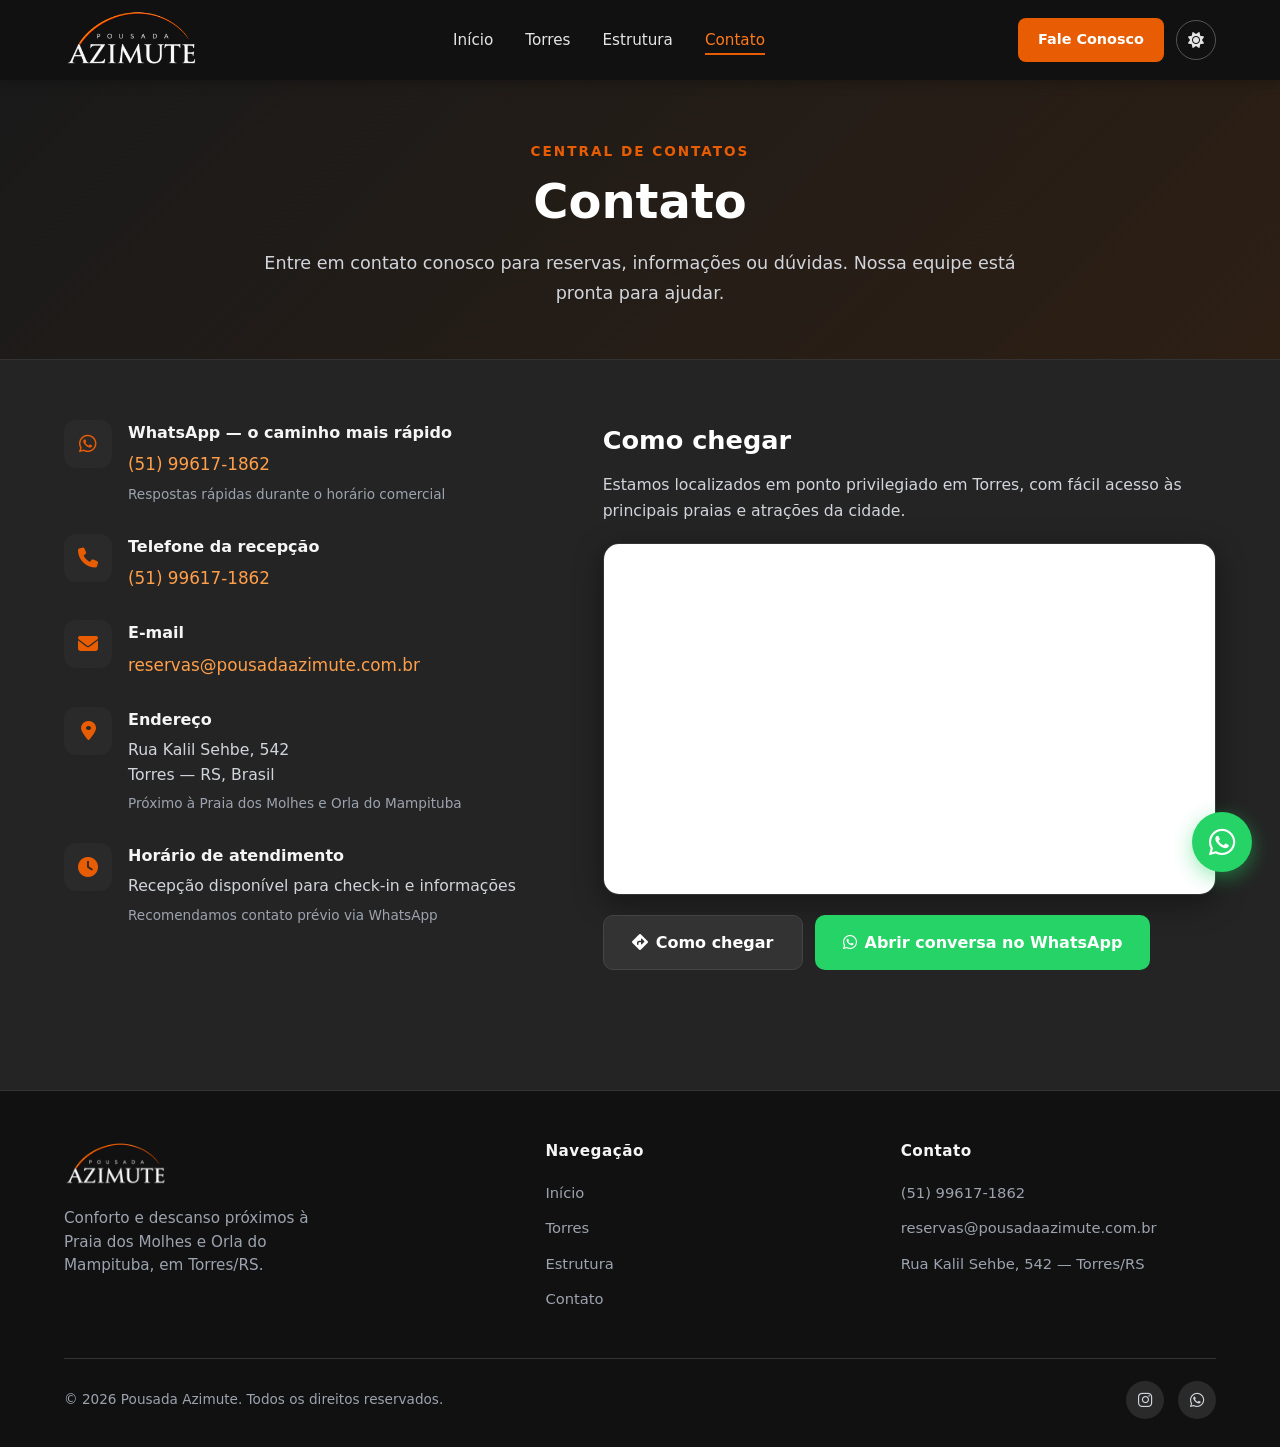
<file: contato.html>
<!DOCTYPE html>
<html lang="pt-br">
<head>
  <meta charset="UTF-8">
  <meta name="viewport" content="width=device-width, initial-scale=1.0">
  <title>Contato e Como Chegar | Pousada Azimute em Torres/RS</title>
  <meta name="description" content="Fale com a Pousada Azimute pelo WhatsApp (51) 99617-1862 ou por e-mail. Rua Kalil Sehbe, 542, Torres/RS, perto da Praia dos Molhes.">
  <meta name="robots" content="index, follow, max-image-preview:large">
  <meta name="theme-color" content="#111111">
  <link rel="canonical" href="https://pousadaazimute.com.br/contato.html">

  <!-- Open Graph e cartões de redes sociais -->
  <meta property="og:type" content="website">
  <meta property="og:site_name" content="Pousada Azimute">
  <meta property="og:locale" content="pt_BR">
  <meta property="og:title" content="Contato e Como Chegar | Pousada Azimute em Torres/RS">
  <meta property="og:description" content="Fale com a Pousada Azimute pelo WhatsApp (51) 99617-1862 ou por e-mail. Rua Kalil Sehbe, 542, Torres/RS, perto da Praia dos Molhes.">
  <meta property="og:url" content="https://pousadaazimute.com.br/contato.html">
  <meta property="og:image" content="https://pousadaazimute.com.br/og-pousada-azimute.jpg">
  <meta property="og:image:type" content="image/jpeg">
  <meta property="og:image:width" content="1200">
  <meta property="og:image:height" content="630">
  <meta property="og:image:alt" content="Logo da Pousada Azimute, em Torres/RS">
  <meta name="twitter:card" content="summary_large_image">
  <meta name="twitter:title" content="Contato e Como Chegar | Pousada Azimute em Torres/RS">
  <meta name="twitter:description" content="Fale com a Pousada Azimute pelo WhatsApp (51) 99617-1862 ou por e-mail. Rua Kalil Sehbe, 542, Torres/RS, perto da Praia dos Molhes.">
  <meta name="twitter:image" content="https://pousadaazimute.com.br/og-pousada-azimute.jpg">

  <link rel="icon" href="favicon.ico" sizes="any">
  <link rel="icon" type="image/png" sizes="32x32" href="favicon-32.png">
  <link rel="icon" type="image/png" sizes="192x192" href="favicon-192.png">
  <link rel="apple-touch-icon" href="apple-touch-icon.png">

  <script src="theme.js"></script>
  <link rel="preconnect" href="https://cdnjs.cloudflare.com" crossorigin>
  <link rel="stylesheet" href="style.css">
  <link rel="stylesheet" href="https://cdnjs.cloudflare.com/ajax/libs/font-awesome/6.5.1/css/all.min.css">

  <script type="application/ld+json">
  {
    "@context": "https://schema.org",
    "@graph": [
      {
        "@type": "ContactPage",
        "@id": "https://pousadaazimute.com.br/contato.html#pagina",
        "url": "https://pousadaazimute.com.br/contato.html",
        "name": "Contato",
        "inLanguage": "pt-BR",
        "isPartOf": {
          "@id": "https://pousadaazimute.com.br/#website"
        },
        "mainEntity": {
          "@id": "https://pousadaazimute.com.br/#pousada"
        }
      },
      {
        "@type": "LodgingBusiness",
        "@id": "https://pousadaazimute.com.br/#pousada",
        "name": "Pousada Azimute",
        "description": "Pousada em Torres/RS próxima à Praia dos Molhes e à Orla do Mampituba, com quartos para casais, famílias e grupos.",
        "url": "https://pousadaazimute.com.br/",
        "logo": "https://pousadaazimute.com.br/logo.png",
        "image": [
          "https://pousadaazimute.com.br/og-pousada-azimute.jpg"
        ],
        "telephone": "+55 51 99617-1862",
        "email": "reservas@pousadaazimute.com.br",
        "address": {
          "@type": "PostalAddress",
          "streetAddress": "Rua Kalil Sehbe, 542",
          "addressLocality": "Torres",
          "addressRegion": "RS",
          "addressCountry": "BR"
        },
        "hasMap": "https://www.google.com/maps/search/?api=1&query=Rua+Kalil+Sehbe+542+Torres+RS",
        "sameAs": [
          "https://www.instagram.com/pousadaazimute/"
        ],
        "amenityFeature": [
          {
            "@type": "LocationFeatureSpecification",
            "name": "Wi-Fi gratuito",
            "value": true
          },
          {
            "@type": "LocationFeatureSpecification",
            "name": "Estacionamento",
            "value": true
          },
          {
            "@type": "LocationFeatureSpecification",
            "name": "Café da manhã",
            "value": true
          },
          {
            "@type": "LocationFeatureSpecification",
            "name": "Ar-condicionado",
            "value": true
          },
          {
            "@type": "LocationFeatureSpecification",
            "name": "Área de lazer",
            "value": true
          },
          {
            "@type": "LocationFeatureSpecification",
            "name": "Espaço fitness",
            "value": true
          }
        ],
        "containsPlace": [
          {
            "@type": "HotelRoom",
            "name": "Quarto Standard",
            "url": "https://pousadaazimute.com.br/quarto-standard.html"
          },
          {
            "@type": "HotelRoom",
            "name": "Quarto Triplo Simples",
            "url": "https://pousadaazimute.com.br/quarto-triplo-simples.html"
          },
          {
            "@type": "HotelRoom",
            "name": "Quarto Casal Superior",
            "url": "https://pousadaazimute.com.br/quarto-casal-superior.html"
          },
          {
            "@type": "HotelRoom",
            "name": "Quarto Superior Luxo",
            "url": "https://pousadaazimute.com.br/quarto-superior-luxo.html"
          },
          {
            "@type": "HotelRoom",
            "name": "Quarto Triplo Luxo",
            "url": "https://pousadaazimute.com.br/quarto-triplo-luxo.html"
          },
          {
            "@type": "HotelRoom",
            "name": "Quarto Família Luxo",
            "url": "https://pousadaazimute.com.br/quarto-familia-luxo.html"
          }
        ]
      },
      {
        "@type": "BreadcrumbList",
        "itemListElement": [
          {
            "@type": "ListItem",
            "position": 1,
            "name": "Início",
            "item": "https://pousadaazimute.com.br/"
          },
          {
            "@type": "ListItem",
            "position": 2,
            "name": "Contato",
            "item": "https://pousadaazimute.com.br/contato.html"
          }
        ]
      }
    ]
  }
  </script>
</head>
<body>
  <a class="skip-link" href="#main">Pular para o conteúdo</a>

  <header class="site-header">
    <nav class="navbar" aria-label="Navegação principal">
      <a href="index.html" aria-label="Página inicial da Pousada Azimute">
        <img class="logo-img logo-dark" src="logo.png" alt="Pousada Azimute" width="960" height="480" fetchpriority="high">
        <img class="logo-img logo-light" src="logo-claro.png" alt="Pousada Azimute" width="960" height="480" loading="lazy">
      </a>

      <ul class="nav-links" id="navLinks">
        <li><a href="index.html">Início</a></li>
        <li><a href="Torres.html">Torres</a></li>
        <li><a href="estrutura.html">Estrutura</a></li>
        <li><a href="contato.html" class="active" aria-current="page">Contato</a></li>
      </ul>

      <div class="nav-actions">
        <a class="btn-cta" href="contato.html">Fale Conosco</a>

        <button class="theme-toggle" type="button" data-theme-toggle
          aria-label="Ativar tema claro" title="Ativar tema claro">
          <i class="fa-solid fa-sun" aria-hidden="true"></i>
        </button>

        <button class="menu-toggle" id="menuToggle" type="button"
          aria-label="Abrir menu" aria-expanded="false" aria-controls="navLinks">
          <span></span>
          <span></span>
          <span></span>
        </button>
      </div>
    </nav>
  </header>

  <main id="main">
    <section class="page-hero">
      <div class="container">
        <p class="eyebrow">Central de Contatos</p>
        <h1>Contato</h1>
        <p>
          Entre em contato conosco para reservas, informações ou dúvidas.
          Nossa equipe está pronta para ajudar.
        </p>
      </div>
    </section>

    <section class="contact-section">
      <div class="container">
        <div class="contact-container">
          <div class="contact-info">
            <div class="info-item">
              <div class="info-icon" aria-hidden="true">
                <i class="fab fa-whatsapp"></i>
              </div>
              <div class="info-text">
                <h4>WhatsApp — o caminho mais rápido</h4>
                <a href="https://wa.me/5551996171862" target="_blank" rel="noopener noreferrer">(51) 99617-1862</a>
                <small>Respostas rápidas durante o horário comercial</small>
              </div>
            </div>

            <div class="info-item">
              <div class="info-icon" aria-hidden="true">
                <i class="fas fa-phone"></i>
              </div>
              <div class="info-text">
                <h4>Telefone da recepção</h4>
                <a href="tel:+5551996171862">(51) 99617-1862</a>
              </div>
            </div>

            <div class="info-item">
              <div class="info-icon" aria-hidden="true">
                <i class="fas fa-envelope"></i>
              </div>
              <div class="info-text">
                <h4>E-mail</h4>
                <a href="mailto:reservas@pousadaazimute.com.br">reservas@pousadaazimute.com.br</a>
              </div>
            </div>

            <div class="info-item">
              <div class="info-icon" aria-hidden="true">
                <i class="fas fa-map-marker-alt"></i>
              </div>
              <div class="info-text">
                <h4>Endereço</h4>
                <p>Rua Kalil Sehbe, 542<br>Torres — RS, Brasil</p>
                <small>Próximo à Praia dos Molhes e Orla do Mampituba</small>
              </div>
            </div>

            <div class="info-item">
              <div class="info-icon" aria-hidden="true">
                <i class="fas fa-clock"></i>
              </div>
              <div class="info-text">
                <h4>Horário de atendimento</h4>
                <p>Recepção disponível para check-in e informações</p>
                <small>Recomendamos contato prévio via WhatsApp</small>
              </div>
            </div>
          </div>

          <div class="contact-map-area">
            <h3>Como chegar</h3>
            <p class="map-desc">
              Estamos localizados em ponto privilegiado em Torres, com fácil acesso
              às principais praias e atrações da cidade.
            </p>

            <div class="map-wrapper">
              <iframe
                title="Mapa: localização da Pousada Azimute na Rua Kalil Sehbe, 542, Torres/RS"
                src="https://maps.google.com/maps?q=Rua+Kalil+Sehbe+542+Torres+RS&output=embed"
                allowfullscreen=""
                loading="lazy"
                referrerpolicy="no-referrer-when-downgrade">
              </iframe>
              <p class="sr-only">
                Endereço: Rua Kalil Sehbe, 542, Torres — RS. Use o botão &quot;Como chegar&quot; para abrir o mapa no Google Maps.
              </p>
            </div>

            <div class="map-actions">
              <a href="https://www.google.com/maps/search/?api=1&query=Rua+Kalil+Sehbe+542+Torres+RS"
                 target="_blank"
                 rel="noopener noreferrer"
                 class="btn-map">
                <i class="fas fa-directions" aria-hidden="true"></i>
                Como chegar
              </a>
              <a href="https://wa.me/5551996171862?text=Ol%C3%A1%21%20Gostaria%20de%20informa%C3%A7%C3%B5es%20sobre%20a%20Pousada%20Azimute."
                 target="_blank"
                 rel="noopener noreferrer"
                 class="btn-whatsapp-inline">
                <i class="fab fa-whatsapp" aria-hidden="true"></i>
                Abrir conversa no WhatsApp
              </a>
            </div>
          </div>
        </div>
      </div>
    </section>
  </main>

  <footer class="site-footer">
    <div class="container">
      <div class="footer-inner">
        <div class="footer-brand">
          <img class="logo-img logo-dark" src="logo.png" alt="Pousada Azimute" width="960" height="480">
          <img class="logo-img logo-light" src="logo-claro.png" alt="Pousada Azimute" width="960" height="480" loading="lazy">
          <p>Conforto e descanso próximos à Praia dos Molhes e Orla do Mampituba, em Torres/RS.</p>
        </div>
        <div class="footer-col">
          <h4>Navegação</h4>
          <ul>
            <li><a href="index.html">Início</a></li>
            <li><a href="Torres.html">Torres</a></li>
            <li><a href="estrutura.html">Estrutura</a></li>
            <li><a href="contato.html">Contato</a></li>
          </ul>
        </div>
        <div class="footer-col">
          <h4>Contato</h4>
          <ul>
            <li><a href="https://wa.me/5551996171862" target="_blank" rel="noopener noreferrer">(51) 99617-1862</a></li>
            <li><a href="mailto:reservas@pousadaazimute.com.br">reservas@pousadaazimute.com.br</a></li>
            <li><a href="contato.html">Rua Kalil Sehbe, 542 — Torres/RS</a></li>
          </ul>
        </div>
      </div>
      <div class="footer-bottom">
        <p>© <span id="currentYear"></span> Pousada Azimute. Todos os direitos reservados.</p>
        <div class="footer-social">
          <a href="https://www.instagram.com/pousadaazimute/" target="_blank" rel="noopener noreferrer" aria-label="Instagram da Pousada Azimute">
            <i class="fab fa-instagram" aria-hidden="true"></i>
          </a>
          <a href="https://wa.me/5551996171862" target="_blank" rel="noopener noreferrer" aria-label="WhatsApp da Pousada Azimute">
            <i class="fab fa-whatsapp" aria-hidden="true"></i>
          </a>
        </div>
      </div>
    </div>
  </footer>

  <a class="whatsapp-float"
     href="https://wa.me/5551996171862?text=Ol%C3%A1%21%20Gostaria%20de%20informa%C3%A7%C3%B5es%20sobre%20a%20Pousada%20Azimute."
     target="_blank"
     rel="noopener noreferrer"
     aria-label="Fale conosco pelo WhatsApp">
    <i class="fab fa-whatsapp" aria-hidden="true"></i>
    <span class="whatsapp-tooltip">Fale com a recepção</span>
  </a>

  <script src="script.js" defer></script>
  <script src="analytics.js" defer></script>
</body>
</html>
</file>
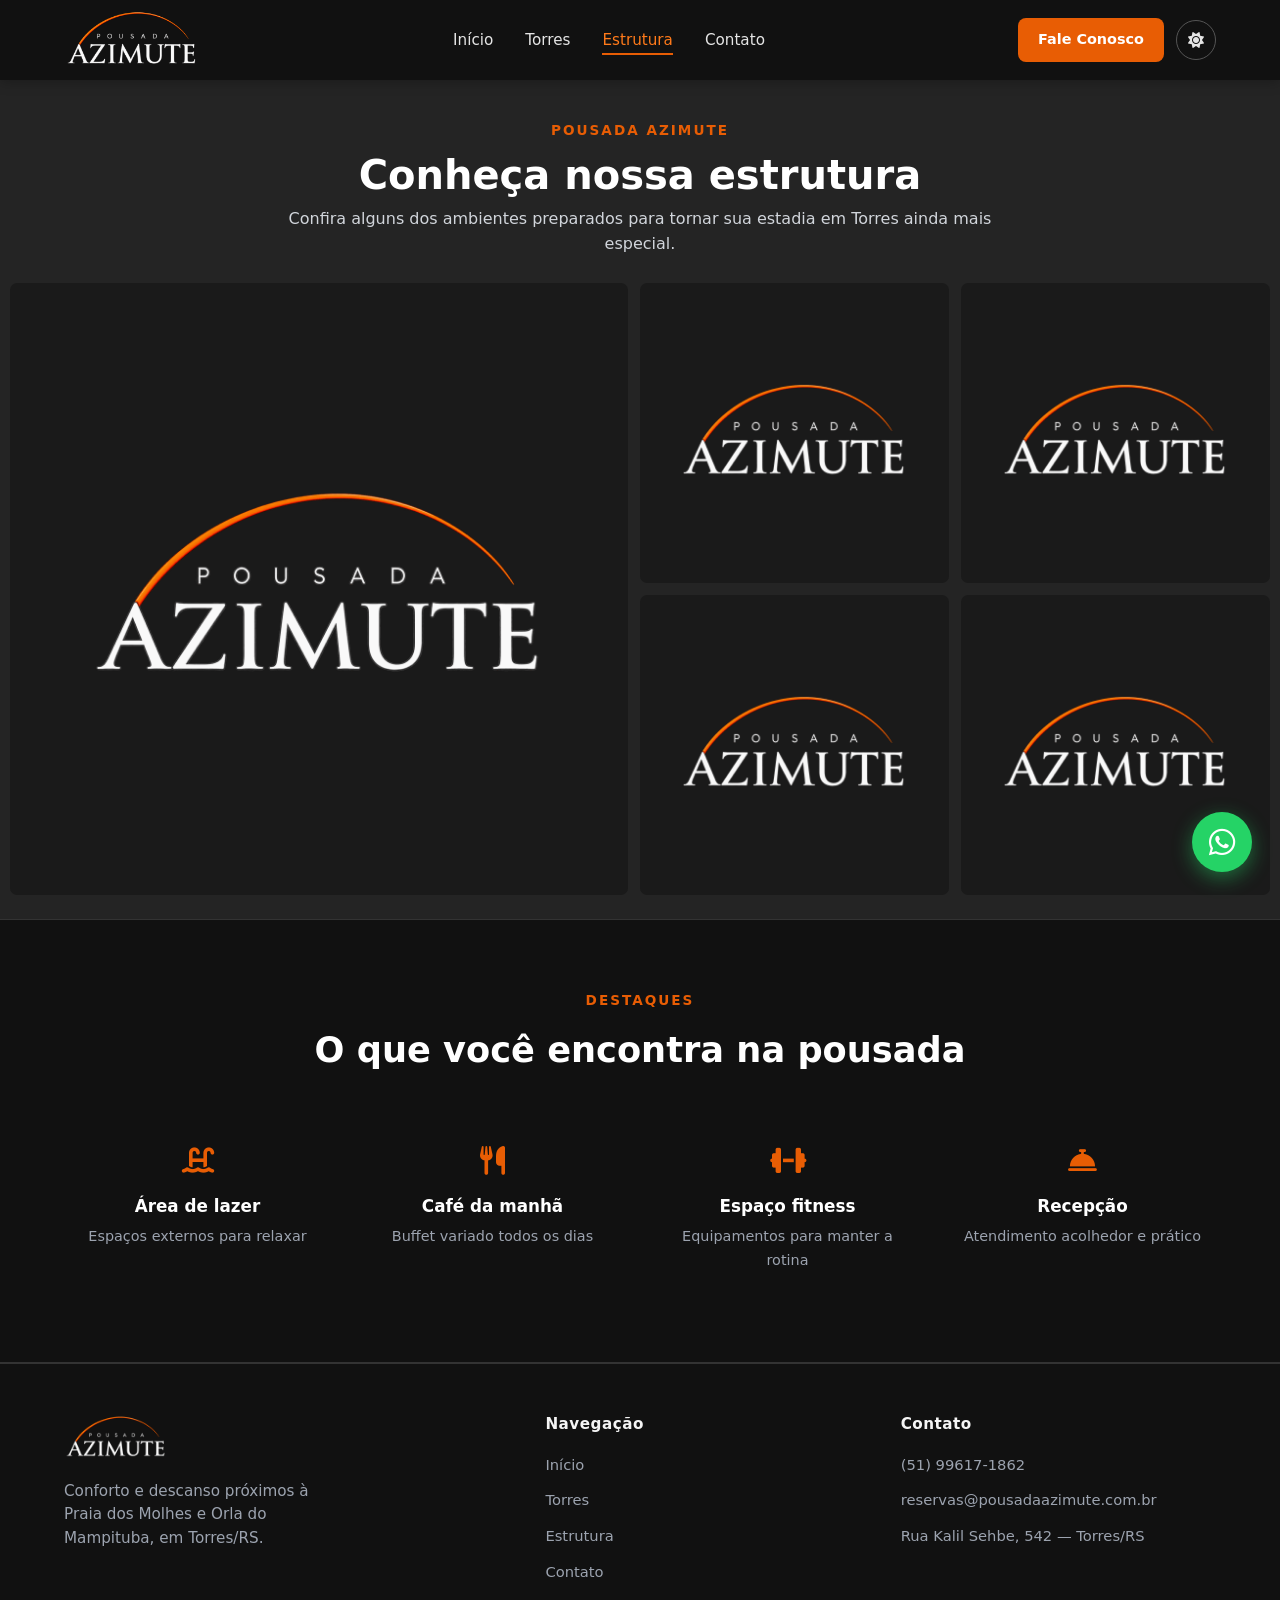
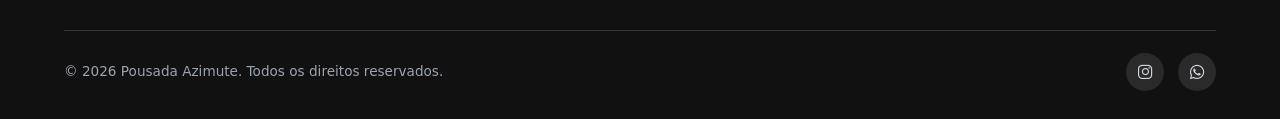
<file: estrutura.html>
<!DOCTYPE html>
<html lang="pt-br">
<head>
  <meta charset="UTF-8">
  <meta name="viewport" content="width=device-width, initial-scale=1.0">
  <title>Estrutura e Galeria de Fotos | Pousada Azimute</title>
  <meta name="description" content="Conheça a estrutura da Pousada Azimute em Torres/RS: recepção, café da manhã, área de lazer, espaço fitness e acomodações para a sua estadia.">
  <meta name="robots" content="index, follow, max-image-preview:large">
  <meta name="theme-color" content="#111111">
  <link rel="canonical" href="https://pousadaazimute.com.br/estrutura.html">

  <!-- Open Graph e cartões de redes sociais -->
  <meta property="og:type" content="website">
  <meta property="og:site_name" content="Pousada Azimute">
  <meta property="og:locale" content="pt_BR">
  <meta property="og:title" content="Estrutura e Galeria de Fotos | Pousada Azimute">
  <meta property="og:description" content="Conheça a estrutura da Pousada Azimute em Torres/RS: recepção, café da manhã, área de lazer, espaço fitness e acomodações para a sua estadia.">
  <meta property="og:url" content="https://pousadaazimute.com.br/estrutura.html">
  <meta property="og:image" content="https://pousadaazimute.com.br/og-pousada-azimute.jpg">
  <meta property="og:image:type" content="image/jpeg">
  <meta property="og:image:width" content="1200">
  <meta property="og:image:height" content="630">
  <meta property="og:image:alt" content="Logo da Pousada Azimute, em Torres/RS">
  <meta name="twitter:card" content="summary_large_image">
  <meta name="twitter:title" content="Estrutura e Galeria de Fotos | Pousada Azimute">
  <meta name="twitter:description" content="Conheça a estrutura da Pousada Azimute em Torres/RS: recepção, café da manhã, área de lazer, espaço fitness e acomodações para a sua estadia.">
  <meta name="twitter:image" content="https://pousadaazimute.com.br/og-pousada-azimute.jpg">

  <link rel="icon" href="favicon.ico" sizes="any">
  <link rel="icon" type="image/png" sizes="32x32" href="favicon-32.png">
  <link rel="icon" type="image/png" sizes="192x192" href="favicon-192.png">
  <link rel="apple-touch-icon" href="apple-touch-icon.png">

  <script src="theme.js"></script>
  <link rel="preconnect" href="https://cdnjs.cloudflare.com" crossorigin>
  <link rel="stylesheet" href="style.css">
  <link rel="stylesheet" href="https://cdnjs.cloudflare.com/ajax/libs/font-awesome/6.5.1/css/all.min.css">

  <script type="application/ld+json">
  {
    "@context": "https://schema.org",
    "@graph": [
      {
        "@type": "WebPage",
        "@id": "https://pousadaazimute.com.br/estrutura.html#pagina",
        "url": "https://pousadaazimute.com.br/estrutura.html",
        "name": "Estrutura e galeria",
        "inLanguage": "pt-BR",
        "isPartOf": {
          "@id": "https://pousadaazimute.com.br/#website"
        },
        "about": {
          "@id": "https://pousadaazimute.com.br/#pousada"
        }
      },
      {
        "@type": "BreadcrumbList",
        "itemListElement": [
          {
            "@type": "ListItem",
            "position": 1,
            "name": "Início",
            "item": "https://pousadaazimute.com.br/"
          },
          {
            "@type": "ListItem",
            "position": 2,
            "name": "Estrutura",
            "item": "https://pousadaazimute.com.br/estrutura.html"
          }
        ]
      }
    ]
  }
  </script>
</head>
<body>
  <a class="skip-link" href="#main">Pular para o conteúdo</a>

  <header class="site-header">
    <nav class="navbar" aria-label="Navegação principal">
      <a href="index.html" aria-label="Página inicial da Pousada Azimute">
        <img class="logo-img logo-dark" src="logo.png" alt="Pousada Azimute" width="960" height="480" fetchpriority="high">
        <img class="logo-img logo-light" src="logo-claro.png" alt="Pousada Azimute" width="960" height="480" loading="lazy">
      </a>

      <ul class="nav-links" id="navLinks">
        <li><a href="index.html">Início</a></li>
        <li><a href="Torres.html">Torres</a></li>
        <li><a href="estrutura.html" class="active" aria-current="page">Estrutura</a></li>
        <li><a href="contato.html">Contato</a></li>
      </ul>

      <div class="nav-actions">
        <a class="btn-cta" href="contato.html">Fale Conosco</a>

        <button class="theme-toggle" type="button" data-theme-toggle
          aria-label="Ativar tema claro" title="Ativar tema claro">
          <i class="fa-solid fa-sun" aria-hidden="true"></i>
        </button>

        <button class="menu-toggle" id="menuToggle" type="button"
          aria-label="Abrir menu" aria-expanded="false" aria-controls="navLinks">
          <span></span>
          <span></span>
          <span></span>
        </button>
      </div>
    </nav>
  </header>

  <main id="main">
    <section class="gallery-section" aria-labelledby="gallery-title">
      <div class="gallery-heading">
        <span class="eyebrow">Pousada Azimute</span>
        <h1 id="gallery-title">Conheça nossa estrutura</h1>
        <p>Confira alguns dos ambientes preparados para tornar sua estadia em Torres ainda mais especial.</p>
      </div>

      <div class="photo-grid">
        <button class="photo photo-main" type="button">
          <img src="logo.png"
            alt="Área externa da pousada com piscina e espreguiçadeiras"
            fetchpriority="high">
          <span class="photo-caption">Área da piscina</span>
        </button>

        <button class="photo" type="button">
          <img src="logo.png" alt="Recepção da pousada" loading="lazy">
          <span class="photo-caption">Recepção</span>
        </button>

        <button class="photo" type="button">
          <img src="logo.png" alt="Quarto preparado para receber os hóspedes" loading="lazy">
          <span class="photo-caption">Acomodações</span>
        </button>

        <button class="photo" type="button">
          <img src="logo.png"
            alt="Mesa de café da manhã com variedade de alimentos"
            loading="lazy">
          <span class="photo-caption">Café da manhã</span>
        </button>

        <button class="photo" type="button">
          <img src="logo.png" alt="Espaço fitness com equipamentos de exercício" loading="lazy">
          <span class="photo-caption">Espaço fitness</span>
        </button>
      </div>
    </section>

    <section class="section amenities">
      <div class="container">
        <div class="section-header">
          <p class="eyebrow">Destaques</p>
          <h2>O que você encontra na pousada</h2>
        </div>
        <div class="amenities-grid">
          <div class="amenity-item">
            <i class="fas fa-swimming-pool" aria-hidden="true"></i>
            <h4>Área de lazer</h4>
            <p>Espaços externos para relaxar</p>
          </div>
          <div class="amenity-item">
            <i class="fas fa-utensils" aria-hidden="true"></i>
            <h4>Café da manhã</h4>
            <p>Buffet variado todos os dias</p>
          </div>
          <div class="amenity-item">
            <i class="fas fa-dumbbell" aria-hidden="true"></i>
            <h4>Espaço fitness</h4>
            <p>Equipamentos para manter a rotina</p>
          </div>
          <div class="amenity-item">
            <i class="fas fa-concierge-bell" aria-hidden="true"></i>
            <h4>Recepção</h4>
            <p>Atendimento acolhedor e prático</p>
          </div>
        </div>
      </div>
    </section>
  </main>

  <footer class="site-footer">
    <div class="container">
      <div class="footer-inner">
        <div class="footer-brand">
          <img class="logo-img logo-dark" src="logo.png" alt="Pousada Azimute" width="960" height="480">
          <img class="logo-img logo-light" src="logo-claro.png" alt="Pousada Azimute" width="960" height="480" loading="lazy">
          <p>Conforto e descanso próximos à Praia dos Molhes e Orla do Mampituba, em Torres/RS.</p>
        </div>
        <div class="footer-col">
          <h4>Navegação</h4>
          <ul>
            <li><a href="index.html">Início</a></li>
            <li><a href="Torres.html">Torres</a></li>
            <li><a href="estrutura.html">Estrutura</a></li>
            <li><a href="contato.html">Contato</a></li>
          </ul>
        </div>
        <div class="footer-col">
          <h4>Contato</h4>
          <ul>
            <li><a href="https://wa.me/5551996171862" target="_blank" rel="noopener noreferrer">(51) 99617-1862</a></li>
            <li><a href="mailto:reservas@pousadaazimute.com.br">reservas@pousadaazimute.com.br</a></li>
            <li><a href="contato.html">Rua Kalil Sehbe, 542 — Torres/RS</a></li>
          </ul>
        </div>
      </div>
      <div class="footer-bottom">
        <p>© <span id="currentYear"></span> Pousada Azimute. Todos os direitos reservados.</p>
        <div class="footer-social">
          <a href="https://www.instagram.com/pousadaazimute/" target="_blank" rel="noopener noreferrer" aria-label="Instagram da Pousada Azimute">
            <i class="fab fa-instagram" aria-hidden="true"></i>
          </a>
          <a href="https://wa.me/5551996171862" target="_blank" rel="noopener noreferrer" aria-label="WhatsApp da Pousada Azimute">
            <i class="fab fa-whatsapp" aria-hidden="true"></i>
          </a>
        </div>
      </div>
    </div>
  </footer>

  <a class="whatsapp-float"
    href="https://wa.me/5551996171862?text=Ol%C3%A1%21%20Gostaria%20de%20informa%C3%A7%C3%B5es%20sobre%20a%20Pousada%20Azimute."
    target="_blank" rel="noopener noreferrer"
    aria-label="Fale conosco pelo WhatsApp">
    <i class="fab fa-whatsapp" aria-hidden="true"></i>
    <span class="whatsapp-tooltip">Fale com a recepção</span>
  </a>


  <script src="script.js" defer></script>
  <script src="analytics.js" defer></script>
</body>
</html>
</file>
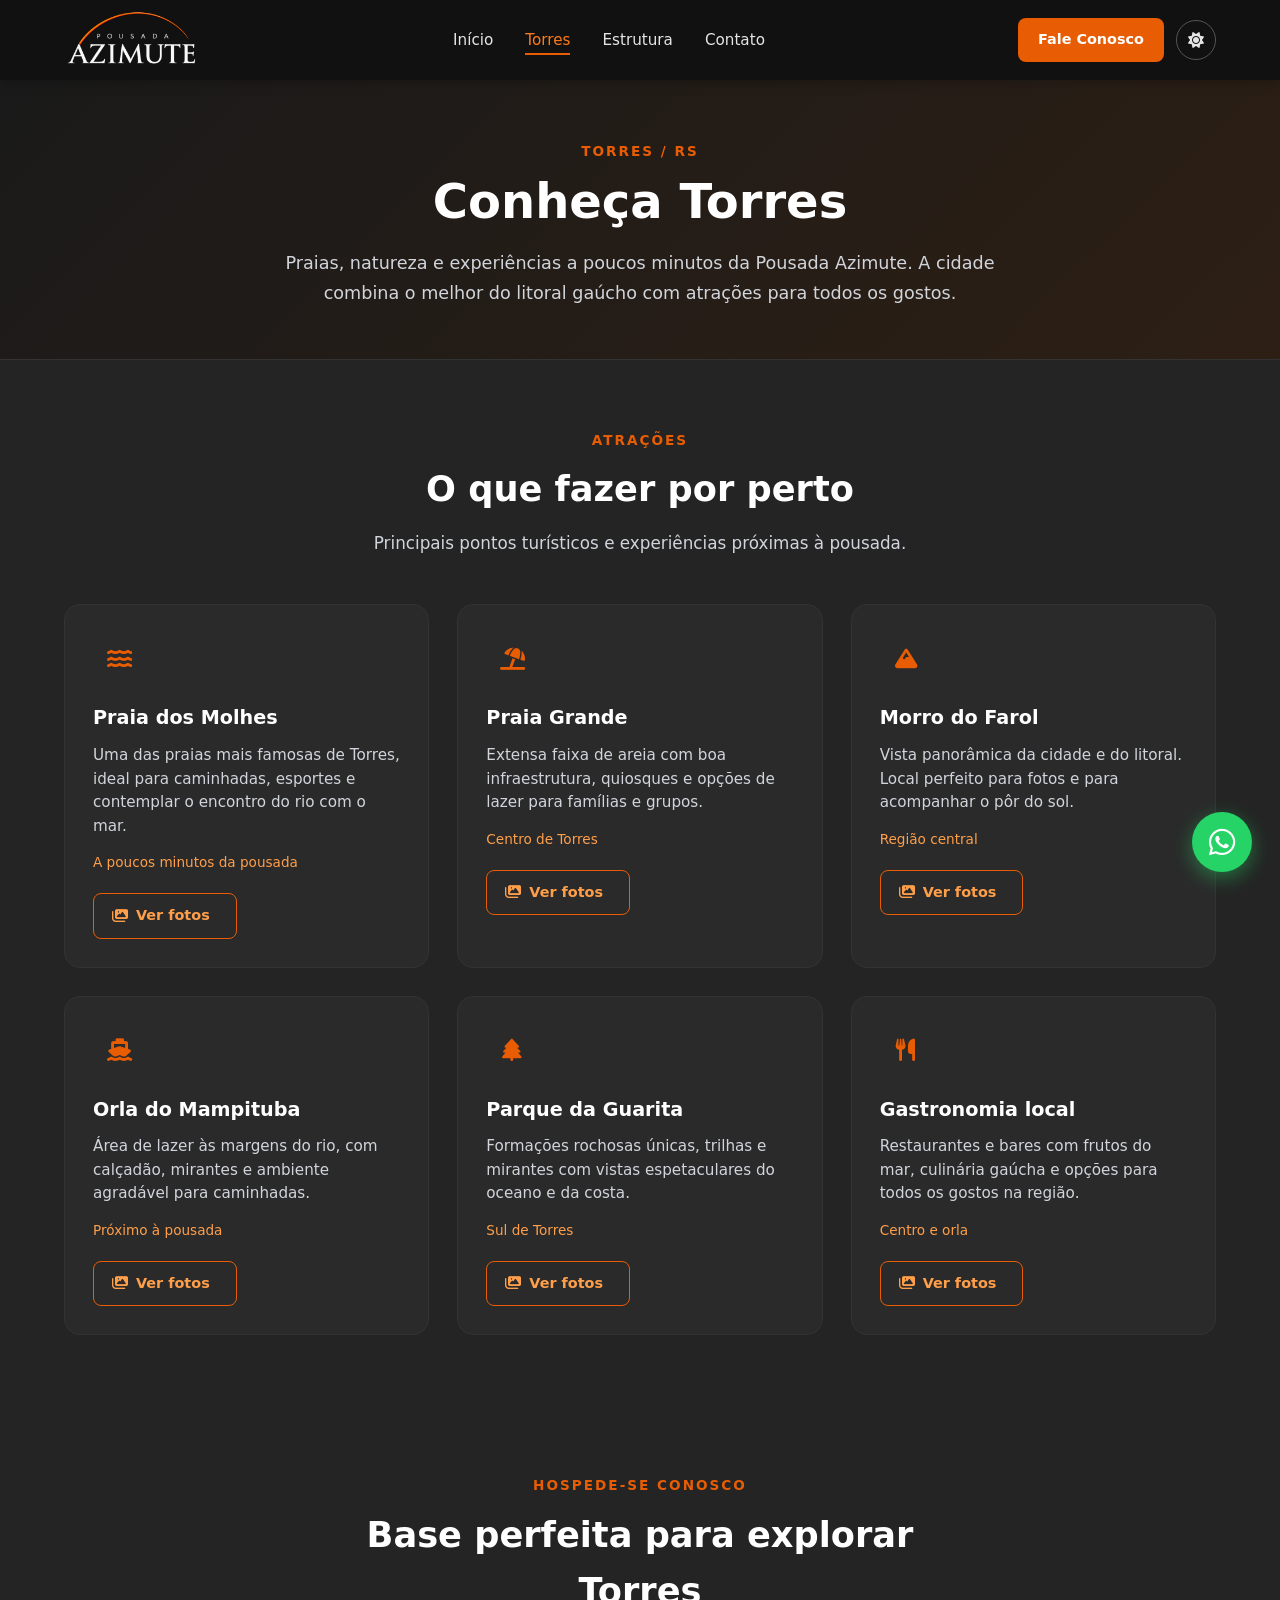
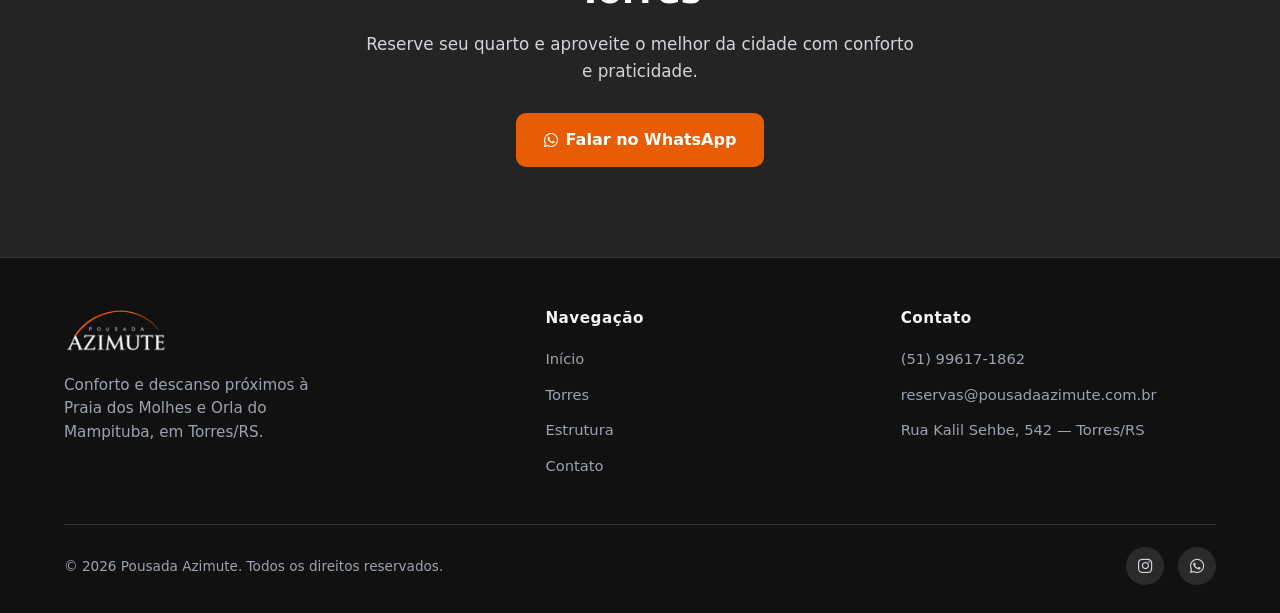
<file: Torres.html>
<!DOCTYPE html>
<html lang="pt-br">
<head>
  <meta charset="UTF-8">
  <meta name="viewport" content="width=device-width, initial-scale=1.0">
  <title>Torres/RS: o que fazer perto da Pousada Azimute</title>
  <meta name="description" content="Praia dos Molhes, Praia Grande, Morro do Farol, Orla do Mampituba e Parque da Guarita: veja o que fazer em Torres/RS e hospede-se na Pousada Azimute.">
  <meta name="robots" content="index, follow, max-image-preview:large">
  <meta name="theme-color" content="#111111">
  <link rel="canonical" href="https://pousadaazimute.com.br/Torres.html">

  <!-- Open Graph e cartões de redes sociais -->
  <meta property="og:type" content="website">
  <meta property="og:site_name" content="Pousada Azimute">
  <meta property="og:locale" content="pt_BR">
  <meta property="og:title" content="Torres/RS: o que fazer perto da Pousada Azimute">
  <meta property="og:description" content="Praia dos Molhes, Praia Grande, Morro do Farol, Orla do Mampituba e Parque da Guarita: veja o que fazer em Torres/RS e hospede-se na Pousada Azimute.">
  <meta property="og:url" content="https://pousadaazimute.com.br/Torres.html">
  <meta property="og:image" content="https://pousadaazimute.com.br/og-pousada-azimute.jpg">
  <meta property="og:image:type" content="image/jpeg">
  <meta property="og:image:width" content="1200">
  <meta property="og:image:height" content="630">
  <meta property="og:image:alt" content="Logo da Pousada Azimute, em Torres/RS">
  <meta name="twitter:card" content="summary_large_image">
  <meta name="twitter:title" content="Torres/RS: o que fazer perto da Pousada Azimute">
  <meta name="twitter:description" content="Praia dos Molhes, Praia Grande, Morro do Farol, Orla do Mampituba e Parque da Guarita: veja o que fazer em Torres/RS e hospede-se na Pousada Azimute.">
  <meta name="twitter:image" content="https://pousadaazimute.com.br/og-pousada-azimute.jpg">

  <link rel="icon" href="favicon.ico" sizes="any">
  <link rel="icon" type="image/png" sizes="32x32" href="favicon-32.png">
  <link rel="icon" type="image/png" sizes="192x192" href="favicon-192.png">
  <link rel="apple-touch-icon" href="apple-touch-icon.png">

  <script src="theme.js"></script>
  <link rel="preconnect" href="https://cdnjs.cloudflare.com" crossorigin>
  <link rel="stylesheet" href="style.css">
  <link rel="stylesheet" href="https://cdnjs.cloudflare.com/ajax/libs/font-awesome/6.5.1/css/all.min.css">

  <script type="application/ld+json">
  {
    "@context": "https://schema.org",
    "@graph": [
      {
        "@type": "WebPage",
        "@id": "https://pousadaazimute.com.br/Torres.html#pagina",
        "url": "https://pousadaazimute.com.br/Torres.html",
        "name": "Torres e região",
        "inLanguage": "pt-BR",
        "isPartOf": {
          "@id": "https://pousadaazimute.com.br/#website"
        },
        "about": {
          "@type": "City",
          "name": "Torres",
          "containedInPlace": {
            "@type": "State",
            "name": "Rio Grande do Sul"
          }
        }
      },
      {
        "@type": "ItemList",
        "name": "O que fazer em Torres/RS",
        "itemListElement": [
          {
            "@type": "ListItem",
            "position": 1,
            "item": {
              "@type": "TouristAttraction",
              "name": "Praia dos Molhes",
              "description": "Uma das praias mais famosas de Torres, ideal para caminhadas, esportes e contemplar o encontro do rio com o mar."
            }
          },
          {
            "@type": "ListItem",
            "position": 2,
            "item": {
              "@type": "TouristAttraction",
              "name": "Praia Grande",
              "description": "Extensa faixa de areia com boa infraestrutura, quiosques e opções de lazer para famílias e grupos."
            }
          },
          {
            "@type": "ListItem",
            "position": 3,
            "item": {
              "@type": "TouristAttraction",
              "name": "Morro do Farol",
              "description": "Vista panorâmica da cidade e do litoral. Local perfeito para fotos e para acompanhar o pôr do sol."
            }
          },
          {
            "@type": "ListItem",
            "position": 4,
            "item": {
              "@type": "TouristAttraction",
              "name": "Orla do Mampituba",
              "description": "Área de lazer às margens do rio, com calçadão, mirantes e ambiente agradável para caminhadas."
            }
          },
          {
            "@type": "ListItem",
            "position": 5,
            "item": {
              "@type": "TouristAttraction",
              "name": "Parque da Guarita",
              "description": "Formações rochosas únicas, trilhas e mirantes com vistas espetaculares do oceano e da costa."
            }
          },
          {
            "@type": "ListItem",
            "position": 6,
            "item": {
              "@type": "TouristAttraction",
              "name": "Gastronomia local",
              "description": "Restaurantes e bares com frutos do mar, culinária gaúcha e opções para todos os gostos na região."
            }
          }
        ]
      },
      {
        "@type": "BreadcrumbList",
        "itemListElement": [
          {
            "@type": "ListItem",
            "position": 1,
            "name": "Início",
            "item": "https://pousadaazimute.com.br/"
          },
          {
            "@type": "ListItem",
            "position": 2,
            "name": "Torres",
            "item": "https://pousadaazimute.com.br/Torres.html"
          }
        ]
      }
    ]
  }
  </script>
</head>
<body>
  <a class="skip-link" href="#main">Pular para o conteúdo</a>

  <header class="site-header">
    <nav class="navbar" aria-label="Navegação principal">
      <a href="index.html" aria-label="Página inicial da Pousada Azimute">
        <img class="logo-img logo-dark" src="logo.png" alt="Pousada Azimute" width="960" height="480" fetchpriority="high">
        <img class="logo-img logo-light" src="logo-claro.png" alt="Pousada Azimute" width="960" height="480" loading="lazy">
      </a>

      <ul class="nav-links" id="navLinks">
        <li><a href="index.html">Início</a></li>
        <li><a href="Torres.html" class="active" aria-current="page">Torres</a></li>
        <li><a href="estrutura.html">Estrutura</a></li>
        <li><a href="contato.html">Contato</a></li>
      </ul>

      <div class="nav-actions">
        <a class="btn-cta" href="contato.html">Fale Conosco</a>

        <button class="theme-toggle" type="button" data-theme-toggle
          aria-label="Ativar tema claro" title="Ativar tema claro">
          <i class="fa-solid fa-sun" aria-hidden="true"></i>
        </button>

        <button class="menu-toggle" id="menuToggle" type="button"
          aria-label="Abrir menu" aria-expanded="false" aria-controls="navLinks">
          <span></span>
          <span></span>
          <span></span>
        </button>
      </div>
    </nav>
  </header>

  <main id="main">
    <section class="page-hero">
      <div class="container">
        <p class="eyebrow">Torres / RS</p>
        <h1>Conheça Torres</h1>
        <p>
          Praias, natureza e experiências a poucos minutos da Pousada Azimute.
          A cidade combina o melhor do litoral gaúcho com atrações para todos os gostos.
        </p>
      </div>
    </section>

    <section class="section">
      <div class="container">
        <div class="section-header">
          <p class="eyebrow">Atrações</p>
          <h2>O que fazer por perto</h2>
          <p>Principais pontos turísticos e experiências próximas à pousada.</p>
        </div>

        <div class="attractions-grid">
          <article class="attraction-card">
            <div class="icon-wrap" aria-hidden="true">
              <i class="fas fa-water"></i>
            </div>
            <h3>Praia dos Molhes</h3>
            <p>
              Uma das praias mais famosas de Torres, ideal para caminhadas, esportes
              e contemplar o encontro do rio com o mar.
            </p>
            <p class="distance">A poucos minutos da pousada</p>
            <button class="btn-spot" type="button" data-spot="molhes" aria-haspopup="dialog">
              <i class="fas fa-images" aria-hidden="true"></i>
              Ver fotos<span class="sr-only"> de Praia dos Molhes</span>
            </button>
          </article>

          <article class="attraction-card">
            <div class="icon-wrap" aria-hidden="true">
              <i class="fas fa-umbrella-beach"></i>
            </div>
            <h3>Praia Grande</h3>
            <p>
              Extensa faixa de areia com boa infraestrutura, quiosques e opções
              de lazer para famílias e grupos.
            </p>
            <p class="distance">Centro de Torres</p>
            <button class="btn-spot" type="button" data-spot="grande" aria-haspopup="dialog">
              <i class="fas fa-images" aria-hidden="true"></i>
              Ver fotos<span class="sr-only"> de Praia Grande</span>
            </button>
          </article>

          <article class="attraction-card">
            <div class="icon-wrap" aria-hidden="true">
              <i class="fas fa-mountain"></i>
            </div>
            <h3>Morro do Farol</h3>
            <p>
              Vista panorâmica da cidade e do litoral. Local perfeito para fotos
              e para acompanhar o pôr do sol.
            </p>
            <p class="distance">Região central</p>
            <button class="btn-spot" type="button" data-spot="farol" aria-haspopup="dialog">
              <i class="fas fa-images" aria-hidden="true"></i>
              Ver fotos<span class="sr-only"> de Morro do Farol</span>
            </button>
          </article>

          <article class="attraction-card">
            <div class="icon-wrap" aria-hidden="true">
              <i class="fas fa-ship"></i>
            </div>
            <h3>Orla do Mampituba</h3>
            <p>
              Área de lazer às margens do rio, com calçadão, mirantes e ambiente
              agradável para caminhadas.
            </p>
            <p class="distance">Próximo à pousada</p>
            <button class="btn-spot" type="button" data-spot="mampituba" aria-haspopup="dialog">
              <i class="fas fa-images" aria-hidden="true"></i>
              Ver fotos<span class="sr-only"> de Orla do Mampituba</span>
            </button>
          </article>

          <article class="attraction-card">
            <div class="icon-wrap" aria-hidden="true">
              <i class="fas fa-tree"></i>
            </div>
            <h3>Parque da Guarita</h3>
            <p>
              Formações rochosas únicas, trilhas e mirantes com vistas espetaculares
              do oceano e da costa.
            </p>
            <p class="distance">Sul de Torres</p>
            <button class="btn-spot" type="button" data-spot="guarita" aria-haspopup="dialog">
              <i class="fas fa-images" aria-hidden="true"></i>
              Ver fotos<span class="sr-only"> de Parque da Guarita</span>
            </button>
          </article>

          <article class="attraction-card">
            <div class="icon-wrap" aria-hidden="true">
              <i class="fas fa-utensils"></i>
            </div>
            <h3>Gastronomia local</h3>
            <p>
              Restaurantes e bares com frutos do mar, culinária gaúcha e opções
              para todos os gostos na região.
            </p>
            <p class="distance">Centro e orla</p>
            <button class="btn-spot" type="button" data-spot="gastronomia" aria-haspopup="dialog">
              <i class="fas fa-images" aria-hidden="true"></i>
              Ver fotos<span class="sr-only"> de Gastronomia local</span>
            </button>
          </article>
        </div>
      </div>
    </section>

    <section class="section cta-section">
      <div class="container">
        <div class="section-header">
          <p class="eyebrow">Hospede-se conosco</p>
          <h2>Base perfeita para explorar Torres</h2>
          <p>Reserve seu quarto e aproveite o melhor da cidade com conforto e praticidade.</p>
        </div>
        <a href="https://wa.me/5551996171862?text=Ol%C3%A1%21%20Gostaria%20de%20informa%C3%A7%C3%B5es%20sobre%20a%20Pousada%20Azimute."
           class="btn-primary"
           target="_blank"
           rel="noopener noreferrer">
          <i class="fab fa-whatsapp" aria-hidden="true"></i>
          Falar no WhatsApp
        </a>
      </div>
    </section>
  </main>

  <footer class="site-footer">
    <div class="container">
      <div class="footer-inner">
        <div class="footer-brand">
          <img class="logo-img logo-dark" src="logo.png" alt="Pousada Azimute" width="960" height="480">
          <img class="logo-img logo-light" src="logo-claro.png" alt="Pousada Azimute" width="960" height="480" loading="lazy">
          <p>Conforto e descanso próximos à Praia dos Molhes e Orla do Mampituba, em Torres/RS.</p>
        </div>
        <div class="footer-col">
          <h4>Navegação</h4>
          <ul>
            <li><a href="index.html">Início</a></li>
            <li><a href="Torres.html">Torres</a></li>
            <li><a href="estrutura.html">Estrutura</a></li>
            <li><a href="contato.html">Contato</a></li>
          </ul>
        </div>
        <div class="footer-col">
          <h4>Contato</h4>
          <ul>
            <li><a href="https://wa.me/5551996171862" target="_blank" rel="noopener noreferrer">(51) 99617-1862</a></li>
            <li><a href="mailto:reservas@pousadaazimute.com.br">reservas@pousadaazimute.com.br</a></li>
            <li><a href="contato.html">Rua Kalil Sehbe, 542 — Torres/RS</a></li>
          </ul>
        </div>
      </div>
      <div class="footer-bottom">
        <p>© <span id="currentYear"></span> Pousada Azimute. Todos os direitos reservados.</p>
        <div class="footer-social">
          <a href="https://www.instagram.com/pousadaazimute/" target="_blank" rel="noopener noreferrer" aria-label="Instagram da Pousada Azimute">
            <i class="fab fa-instagram" aria-hidden="true"></i>
          </a>
          <a href="https://wa.me/5551996171862" target="_blank" rel="noopener noreferrer" aria-label="WhatsApp da Pousada Azimute">
            <i class="fab fa-whatsapp" aria-hidden="true"></i>
          </a>
        </div>
      </div>
    </div>
  </footer>

  <a class="whatsapp-float"
     href="https://wa.me/5551996171862?text=Ol%C3%A1%21%20Gostaria%20de%20informa%C3%A7%C3%B5es%20sobre%20a%20Pousada%20Azimute."
     target="_blank"
     rel="noopener noreferrer"
     aria-label="Fale conosco pelo WhatsApp">
    <i class="fab fa-whatsapp" aria-hidden="true"></i>
    <span class="whatsapp-tooltip">Fale com a recepção</span>
  </a>

  <script src="script.js" defer></script>
  <script src="analytics.js" defer></script>
</body>
</html>
</file>
<file: style.css>
/* ============================================
   POUSADA AZIMUTE — Estilos
   Identidade: laranja (#e85d04). Tema escuro (padrão) e claro.
   O tema vem do atributo data-theme em <html> (ver theme.js).
============================================ */

/* ---------- Base ---------- */
*, *::before, *::after { margin: 0; padding: 0; box-sizing: border-box; }

:root {
  --bg: #242424;
  --bg-dark: #111;
  --bg-card: #2a2a2a;
  --bg-hover: #333;
  --orange: #e85d04;
  --orange-light: #ff7a1a;
  --orange-soft: #ff9f4a;
  --whatsapp: #25d366;
  --whatsapp-dark: #1ebe57;
  --text: #fff;
  --text-muted: #d1d5db;
  --text-dim: #9ca3af;
  --border: #333;
  --radius: 12px;
  --radius-lg: 16px;
  --shadow: 0 8px 30px rgba(0, 0, 0, .4);

  /* Tema escuro (padrão) */
  color-scheme: dark;
  --bg-header: #111;
  --bg-alt: #111;
  --bg-chip: #2a2a2a;
  --bg-media: #1a1a1a;          /* fundo das fotos: escuro nos dois temas */
  --text-strong: #f5f5f5;
  --text-nav: #e5e5e5;
  --accent: #e85d04;            /* laranja usado como texto */
  --accent-soft: #ff9f4a;
  --accent-hover: #ff7a1a;
  --focus: #ff7a1a;
  --border-strong: #555;
  --btn-map-border: #444;
  --btn-map-hover: #444;
  --hero-from: #1a1a1a;
  --hero-to: #2d1f14;
  --glow: rgba(232, 93, 4, .12);
  --header-shadow: 0 2px 12px rgba(0, 0, 0, .25);
  --transition: .25s ease;
  --container: 1200px;
  --font: 'Segoe UI', system-ui, -apple-system, BlinkMacSystemFont, sans-serif;
}

/* Tema claro */
:root[data-theme="light"] {
  color-scheme: light;
  --bg: #faf7f3;
  --bg-header: #fff;
  --bg-alt: #f1ebe2;
  --bg-card: #fff;
  --bg-hover: #e7ddd0;
  --bg-chip: #eadfd1;
  --text: #1c1917;
  --text-strong: #1c1917;
  --text-nav: #44403c;
  --text-muted: #44403c;
  --text-dim: #5f564e;
  --border: #e3dacd;
  --border-strong: #c9bdab;
  --btn-map-border: #d6cab8;
  --btn-map-hover: #dccfbd;
  --accent: #a63f00;
  --accent-soft: #a63f00;
  --accent-hover: #8f3600;
  --focus: #8f3600;
  --hero-from: #fff8f0;
  --hero-to: #ffe6cc;
  --glow: rgba(232, 93, 4, .10);
  --shadow: 0 8px 30px rgba(60, 40, 20, .14);
  --header-shadow: 0 2px 12px rgba(60, 40, 20, .10);
}

html { scroll-behavior: smooth; }

body {
  display: flex;
  flex-direction: column;
  min-height: 100vh;
  overflow-x: hidden;
  background: var(--bg);
  color: var(--text);
  font-family: var(--font);
  line-height: 1.6;
}

body:has(.lightbox[open]),
body:has(.spot-modal[open]),
body.menu-open { overflow: hidden; }

img { display: block; max-width: 100%; height: auto; }
a { color: inherit; text-decoration: none; }
ul { list-style: none; }

:focus-visible { outline: 3px solid var(--focus); outline-offset: 3px; }

.container { width: 100%; max-width: var(--container); margin: 0 auto; padding: 0 24px; }

.sr-only {
  position: absolute;
  width: 1px;
  height: 1px;
  margin: -1px;
  padding: 0;
  overflow: hidden;
  clip: rect(0, 0, 0, 0);
  white-space: nowrap;
  border: 0;
}

.skip-link {
  position: absolute;
  top: -100px;
  left: 16px;
  z-index: 10000;
  padding: 12px 20px;
  border-radius: 8px;
  background: var(--orange);
  color: #fff;
  font-weight: 600;
  transition: top .2s ease;
}
.skip-link:focus { top: 16px; }
.skip-link:focus-visible { outline-color: #fff; }

/* ---------- Cabeçalho ---------- */
.site-header {
  position: sticky;
  top: 0;
  z-index: 1000;
  background: var(--bg-header);
  box-shadow: var(--header-shadow);
}
:root[data-theme="light"] .site-header { border-bottom: 1px solid var(--border); }

.navbar {
  display: flex;
  align-items: center;
  justify-content: space-between;
  gap: 24px;
  max-width: var(--container);
  height: 80px;
  margin: 0 auto;
  padding: 0 24px;
}

.logo-img { width: auto; max-width: 220px; height: 68px; object-fit: contain; }

.nav-links { display: flex; align-items: center; gap: 32px; }

.nav-links a {
  position: relative;
  color: var(--text-nav);
  font-size: .95rem;
  font-weight: 500;
  transition: color var(--transition);
}

.nav-links a::after {
  content: '';
  position: absolute;
  bottom: -6px;
  left: 0;
  width: 0;
  height: 2px;
  background: var(--orange);
  transition: width var(--transition);
}

.nav-links a:hover,
.nav-links a.active { color: var(--accent-hover); }

.nav-links a:hover::after,
.nav-links a.active::after { width: 100%; }

.menu-toggle {
  display: none;
  flex-direction: column;
  gap: 5px;
  padding: 8px;
  border: 0;
  background: none;
  cursor: pointer;
}

.menu-toggle span {
  width: 24px;
  height: 2px;
  border-radius: 2px;
  background: var(--text);
  transition: all .3s ease;
}

.menu-toggle.active span:nth-child(1) { transform: translateY(7px) rotate(45deg); }
.menu-toggle.active span:nth-child(2) { opacity: 0; }
.menu-toggle.active span:nth-child(3) { transform: translateY(-7px) rotate(-45deg); }

/* ---------- Botões ---------- */
.btn-cta {
  padding: 10px 20px;
  border-radius: 8px;
  background: var(--orange);
  color: #fff;
  font-size: .9rem;
  font-weight: 600;
  white-space: nowrap;
  transition: background var(--transition), transform var(--transition);
}
.btn-cta:hover { background: var(--orange-light); transform: translateY(-1px); }
.btn-sm { padding: 8px 14px; font-size: .85rem; }

.btn-primary,
.btn-secondary,
.btn-map,
.btn-whatsapp-inline {
  display: inline-flex;
  align-items: center;
  justify-content: center;
  gap: 8px;
  padding: 14px 28px;
  border-radius: 10px;
  font-size: 1rem;
  font-weight: 600;
  transition: all var(--transition);
}

.btn-primary:hover,
.btn-secondary:hover,
.btn-map:hover,
.btn-whatsapp-inline:hover { transform: translateY(-2px); }

.btn-primary,
.btn-whatsapp-inline { color: #fff; }
.btn-secondary,
.btn-map { color: var(--text); }

.btn-primary { background: var(--orange); }
.btn-primary:hover { background: var(--orange-light); box-shadow: 0 6px 20px rgba(232, 93, 4, .35); }

.btn-secondary { border: 1px solid var(--border-strong); }
.btn-secondary:hover { border-color: var(--orange); color: var(--accent-hover); }

.btn-map { border: 1px solid var(--btn-map-border); background: var(--bg-hover); }
.btn-map:hover { background: var(--btn-map-hover); }

.btn-whatsapp-inline { background: var(--whatsapp); }
.btn-whatsapp-inline:hover { background: var(--whatsapp-dark); }

/* ---------- Heros ---------- */
.page-hero {
  padding: 60px 24px 50px;
  border-bottom: 1px solid var(--border);
  background: linear-gradient(135deg, var(--hero-from) 0%, var(--hero-to) 100%);
  text-align: center;
}
.page-hero .container { max-width: 800px; }
.page-hero h1 { margin-bottom: 18px; font-size: clamp(1.8rem, 5vw, 3rem); font-weight: 800; line-height: 1.2; }
.page-hero p { color: var(--text-muted); font-size: clamp(.95rem, 2.5vw, 1.1rem); line-height: 1.7; }

/* Rótulo acima dos títulos (o :is() garante prioridade sobre os "p" de cada bloco) */
:is(.page-hero, .section-header, .gallery-heading) .eyebrow {
  display: block;
  margin-bottom: 10px;
  color: var(--accent);
  font-size: .85rem;
  font-weight: 600;
  letter-spacing: 2px;
  text-transform: uppercase;
}

.home-hero {
  position: relative;
  display: flex;
  align-items: center;
  justify-content: center;
  min-height: 70vh;
  padding: 80px 24px;
  overflow: hidden;
  background: linear-gradient(160deg, var(--hero-from) 0%, var(--hero-to) 50%, var(--hero-from) 100%);
  text-align: center;
}

.home-hero::before {
  content: '';
  position: absolute;
  inset: 0;
  background: radial-gradient(ellipse at 50% 0%, var(--glow) 0%, transparent 60%);
  pointer-events: none;
}

.home-hero-content { position: relative; max-width: 700px; }
.logo-hero { max-width: 320px; margin: 0 auto 28px; filter: drop-shadow(0 4px 20px rgba(232, 93, 4, .3)); }
.home-hero h1 { margin-bottom: 16px; font-size: clamp(2rem, 6vw, 3.2rem); font-weight: 800; line-height: 1.15; }
.subtitle { margin-bottom: 32px; color: var(--text-muted); font-size: clamp(1rem, 2.5vw, 1.25rem); }
.hero-actions { display: flex; flex-wrap: wrap; justify-content: center; gap: 14px; }

/* ---------- Seções ---------- */
.section { padding: 70px 0; }
.section-header { margin-bottom: 48px; text-align: center; }
.section-header h2 { margin-bottom: 12px; font-size: clamp(1.6rem, 4vw, 2.2rem); font-weight: 800; }
.section-header p { max-width: 560px; margin: 0 auto; color: var(--text-muted); font-size: 1.05rem; }

.section.cta-section { padding-bottom: 90px; text-align: center; }
.cta-section .container { max-width: 640px; }
.cta-section .section-header { margin-bottom: 28px; }

/* ---------- Cards (quartos e atrações) ---------- */
.rooms-grid { display: grid; grid-template-columns: repeat(auto-fill, minmax(min(280px, 100%), 1fr)); gap: 24px; }
.attractions-grid { display: grid; grid-template-columns: repeat(auto-fill, minmax(min(300px, 100%), 1fr)); gap: 28px; }

.room-card,
.attraction-card {
  border: 1px solid var(--border);
  border-radius: var(--radius-lg);
  background: var(--bg-card);
  transition: transform var(--transition), box-shadow var(--transition), border-color var(--transition);
}

.room-card { overflow: hidden; }
.room-card:hover { transform: translateY(-6px); box-shadow: var(--shadow); }

.card-image { aspect-ratio: 16 / 10; overflow: hidden; background: var(--bg-media); }

.card-image img {
  width: 100%;
  height: 100%;
  object-fit: cover;
  opacity: .85;
  transition: transform .4s ease, opacity .3s ease;
}
.room-card:hover .card-image img { transform: scale(1.05); opacity: 1; }

.card-body { padding: 22px; }
.card-body h3 { margin-bottom: 8px; font-size: 1.2rem; font-weight: 700; }
.card-body p { margin-bottom: 16px; color: var(--text-muted); font-size: .95rem; line-height: 1.5; }
.card-footer { display: flex; align-items: center; justify-content: space-between; gap: 12px; }
.tag { color: var(--accent-soft); font-size: .8rem; font-weight: 500; }

.attraction-card { display: flex; flex-direction: column; align-items: flex-start; padding: 28px; }
.attraction-card:hover { transform: translateY(-4px); border-color: var(--orange); }

.icon-wrap {
  display: flex;
  align-items: center;
  justify-content: center;
  width: 52px;
  height: 52px;
  margin-bottom: 18px;
  border-radius: var(--radius);
  background: var(--bg-chip);
  color: var(--accent);
  font-size: 1.4rem;
  transition: background var(--transition), color var(--transition);
}
.attraction-card:hover .icon-wrap { background: var(--orange); color: #fff; }

.attraction-card h3 { margin-bottom: 10px; font-size: 1.2rem; font-weight: 700; }
.attraction-card p { margin-bottom: 14px; color: var(--text-muted); font-size: .95rem; line-height: 1.55; }
.attraction-card .distance { margin-bottom: 0; color: var(--accent-soft); font-size: .85rem; font-weight: 500; }

/* ---------- Botão "Ver fotos" e carrossel das atrações ---------- */
.btn-spot {
  display: inline-flex;
  align-items: center;
  gap: 8px;
  margin-top: 20px;
  padding: 10px 18px;
  border: 1px solid var(--orange);
  border-radius: 8px;
  background: transparent;
  color: var(--accent-soft);
  font: inherit;
  font-size: .9rem;
  font-weight: 600;
  cursor: pointer;
  transition: background var(--transition), color var(--transition), transform var(--transition);
}
.btn-spot:hover { background: var(--orange); color: #fff; transform: translateY(-1px); }

.spot-modal {
  width: 100%;
  height: 100%;
  max-width: none;
  max-height: none;
  padding: 0;
  border: 0;
  background: rgba(0, 0, 0, .88);
  color: var(--text);
}
.spot-modal[open] { display: flex; align-items: center; justify-content: center; padding: 16px; }

.spot-box {
  position: relative;
  width: min(880px, 100%);
  max-height: 100%;
  overflow-y: auto;
  border: 1px solid var(--border);
  border-radius: var(--radius-lg);
  background: var(--bg-card);
  box-shadow: var(--shadow);
}

.spot-close {
  position: absolute;
  top: 12px;
  right: 12px;
  z-index: 5;
  width: 42px;
  height: 42px;
  border: 0;
  border-radius: 50%;
  background: #fff;
  color: #111;
  font-size: 1.2rem;
  cursor: pointer;
  transition: background var(--transition), transform var(--transition);
}
.spot-close:hover,
.spot-close:focus-visible { background: var(--orange-light); }
.spot-close:hover { transform: rotate(90deg); }

.spot-carousel { position: relative; background: #111; }
.spot-viewport { overflow: hidden; touch-action: pan-y; }
.spot-track { display: flex; transition: transform .45s ease; }

.spot-slide { position: relative; flex: 0 0 100%; margin: 0; aspect-ratio: 16 / 10; background: #1a1a1a; }
.spot-slide img { width: 100%; height: 100%; object-fit: cover; }
.spot-slide img.is-placeholder { padding: 14%; object-fit: contain; }

.spot-slide figcaption {
  position: absolute;
  inset: auto 0 0;
  padding: 36px 20px 16px;
  background: linear-gradient(transparent, rgba(0, 0, 0, .75));
  color: #fff;
  font-size: .95rem;
  font-weight: 600;
}

.spot-nav {
  position: absolute;
  top: 50%;
  z-index: 3;
  width: 44px;
  height: 44px;
  margin-top: -22px;
  border: 0;
  border-radius: 50%;
  background: rgba(17, 17, 17, .7);
  color: #fff;
  font-size: 1.05rem;
  cursor: pointer;
  transition: background var(--transition);
}
.spot-nav:hover,
.spot-nav:focus-visible { background: var(--orange); }
.spot-prev { left: 12px; }
.spot-next { right: 12px; }

.spot-dots { position: absolute; right: 0; bottom: 52px; left: 0; z-index: 3; display: flex; justify-content: center; gap: 8px; }
.spot-dot {
  width: 10px;
  height: 10px;
  padding: 0;
  border: 0;
  border-radius: 50%;
  background: rgba(255, 255, 255, .45);
  cursor: pointer;
  transition: background var(--transition), transform var(--transition);
}
.spot-dot[aria-current="true"] { background: var(--orange-light); transform: scale(1.3); }
.spot-nav[hidden], .spot-dots[hidden] { display: none; }

.spot-info { padding: 24px 28px 28px; }
.spot-count { margin-bottom: 6px; color: var(--accent); font-size: .8rem; font-weight: 600; letter-spacing: 2px; text-transform: uppercase; }
.spot-info h3 { margin-bottom: 10px; font-size: 1.5rem; font-weight: 800; }
.spot-text { margin-bottom: 12px; color: var(--text-muted); line-height: 1.65; }
.spot-distance { color: var(--accent-soft); font-size: .9rem; font-weight: 500; }

@media (max-width: 600px) {
  .spot-modal[open] { padding: 10px; }
  .spot-slide { aspect-ratio: 4 / 3; }
  .spot-nav { width: 38px; height: 38px; margin-top: -19px; }
  .spot-info { padding: 20px 18px 22px; }
  .spot-info h3 { font-size: 1.25rem; }
}

/* ---------- Comodidades ---------- */
.amenities { border-block: 1px solid var(--border); background: var(--bg-alt); }
.amenities-grid { display: grid; grid-template-columns: repeat(auto-fit, minmax(200px, 1fr)); gap: 28px; text-align: center; }
.amenity-item { padding: 20px 12px; }
.amenity-item i { color: var(--accent); font-size: 1.8rem; }
.amenity-item h4 { margin: 14px 0 6px; font-size: 1.05rem; font-weight: 600; }
.amenity-item p { color: var(--text-dim); font-size: .9rem; }

/* ---------- Contato ---------- */
.contact-section { padding: 60px 0 120px; }
.contact-container { display: grid; grid-template-columns: 1fr 1.25fr; gap: 48px; align-items: start; }
.contact-info { display: flex; flex-direction: column; gap: 28px; }
.info-item { display: flex; align-items: flex-start; gap: 16px; }

.info-icon {
  display: flex;
  align-items: center;
  justify-content: center;
  flex: none;
  width: 48px;
  height: 48px;
  border-radius: var(--radius);
  background: var(--bg-chip);
  color: var(--accent);
  font-size: 1.25rem;
  transition: all .3s ease;
}
.info-item:hover .info-icon { background: var(--orange); color: #fff; transform: scale(1.06); }

.info-text h4 { margin-bottom: 6px; color: var(--text-strong); font-size: 1rem; font-weight: 600; }
.info-text a { color: var(--accent-soft); font-size: 1.05rem; word-break: break-word; transition: color .2s ease; }
.info-text a:hover { color: var(--accent-hover); text-decoration: underline; }
.info-text p { color: var(--text-muted); font-size: .98rem; line-height: 1.55; }
.info-text small { display: block; margin-top: 6px; color: var(--text-dim); font-size: .85rem; }

.contact-map-area h3 { margin-bottom: 12px; font-size: clamp(1.3rem, 3vw, 1.6rem); font-weight: 700; }
.map-desc { margin-bottom: 20px; color: var(--text-muted); font-size: .98rem; }

.map-wrapper {
  margin-bottom: 20px;
  overflow: hidden;
  border: 1px solid var(--border);
  border-radius: var(--radius-lg);
  box-shadow: var(--shadow);
}
.map-wrapper iframe { display: block; width: 100%; height: clamp(250px, 40vw, 350px); border: 0; }
.map-actions { display: flex; flex-wrap: wrap; gap: 12px; }

/* ---------- Rodapé ---------- */
.site-footer { margin-top: auto; padding: 48px 0 28px; border-top: 1px solid var(--border); background: var(--bg-alt); }
.footer-inner { display: grid; grid-template-columns: 1.4fr 1fr 1fr; gap: 40px; margin-bottom: 36px; }
.footer-brand .logo-img { max-width: 180px; height: 52px; margin-bottom: 16px; }
.footer-brand p { max-width: 280px; color: var(--text-dim); font-size: .95rem; line-height: 1.55; }
.footer-col h4 { margin-bottom: 16px; color: var(--text-strong); font-size: .95rem; font-weight: 600; letter-spacing: .5px; }
.footer-col li { margin-bottom: 10px; }
.footer-col a { color: var(--text-dim); font-size: .92rem; transition: color var(--transition); }
.footer-col a:hover { color: var(--accent-hover); }

.footer-bottom {
  display: flex;
  flex-wrap: wrap;
  align-items: center;
  justify-content: space-between;
  gap: 12px;
  padding-top: 22px;
  border-top: 1px solid var(--border);
}
.footer-bottom p { color: var(--text-dim); font-size: .85rem; }
.footer-social { display: flex; gap: 14px; }

.footer-social a {
  display: flex;
  align-items: center;
  justify-content: center;
  width: 38px;
  height: 38px;
  border-radius: 50%;
  background: var(--bg-chip);
  color: var(--text-muted);
  font-size: 1.05rem;
  transition: all var(--transition);
}
.footer-social a:hover { background: var(--orange); color: #fff; transform: translateY(-2px); }

/* ---------- Botão flutuante do WhatsApp ---------- */
.whatsapp-float {
  position: fixed;
  right: 28px;
  bottom: 28px;
  z-index: 9999;
  display: flex;
  align-items: center;
  justify-content: center;
  width: 60px;
  height: 60px;
  border-radius: 50%;
  background: var(--whatsapp);
  color: #fff;
  font-size: 1.9rem;
  box-shadow: 0 6px 20px rgba(37, 211, 102, .45);
  transition: all .3s ease;
}
.whatsapp-float:hover { background: var(--whatsapp-dark); transform: scale(1.1); box-shadow: 0 8px 28px rgba(37, 211, 102, .6); }

.whatsapp-tooltip {
  position: absolute;
  right: 72px;
  padding: 8px 14px;
  border-radius: 8px;
  background: #111;
  color: #fff;
  font-size: .85rem;
  font-weight: 500;
  white-space: nowrap;
  opacity: 0;
  pointer-events: none;
  box-shadow: 0 4px 12px rgba(0, 0, 0, .3);
  transition: opacity var(--transition);
}
.whatsapp-float:hover .whatsapp-tooltip,
.whatsapp-float:focus-visible .whatsapp-tooltip { opacity: 1; }

/* ---------- Galeria em mosaico (Estrutura e páginas dos quartos) ---------- */
.gallery-section { padding: 40px 10px 24px; }

.gallery-heading { max-width: 760px; margin: 0 auto 26px; padding: 0 16px; text-align: center; }
.gallery-heading h1,
.gallery-heading h2 { margin-bottom: 8px; line-height: 1.15; }
.gallery-heading h1 { font-size: clamp(1.7rem, 4vw, 2.5rem); }
.gallery-heading h2 { font-size: clamp(1.5rem, 3.5vw, 2rem); }
.gallery-heading p { color: var(--text-muted); }

.photo-grid {
  display: grid;
  grid-template-columns: 2fr 1fr 1fr;
  grid-template-rows: repeat(2, minmax(220px, 1fr));
  gap: 12px;
  max-width: 1440px;
  height: min(68vh, 660px);
  min-height: 480px;
  margin: 0 auto;
}

.photo {
  position: relative;
  display: block;
  min-width: 0;
  padding: 0;
  overflow: hidden;
  border: 0;
  border-radius: 7px;
  background: var(--bg-media);
  cursor: zoom-in;
  isolation: isolate;
  outline-offset: 4px;
}
.photo-main { grid-row: 1 / span 2; }

.photo img { width: 100%; height: 100%; object-fit: cover; transition: transform .45s ease; }
.photo:hover img,
.photo:focus-visible img { transform: scale(1.045); }

.photo::after {
  content: '';
  position: absolute;
  inset: 35% 0 0;
  z-index: 1;
  background: linear-gradient(transparent, rgba(0, 0, 0, .58));
  opacity: 0;
  transition: opacity .3s ease;
}

.photo-caption {
  position: absolute;
  right: 16px;
  bottom: 14px;
  left: 16px;
  z-index: 2;
  color: #fff;
  font-size: .95rem;
  font-weight: 650;
  text-align: left;
  opacity: 0;
  transform: translateY(7px);
  transition: opacity .3s ease, transform .3s ease;
}

.photo:hover::after,
.photo:focus-visible::after { opacity: 1; }

.photo:hover .photo-caption,
.photo:focus-visible .photo-caption { opacity: 1; transform: none; }

/* Logo no lugar de uma foto (ausente ou provisória): aparece inteira, sem corte */
.photo img.is-placeholder,
.photo img[src$="logo.png"],
.card-image img.is-placeholder { padding: 12%; object-fit: contain; }

/* Imagem ampliada (<dialog> criado pelo script.js) */
.lightbox {
  width: 100%;
  height: 100%;
  max-width: none;
  max-height: none;
  padding: 56px 24px 24px;
  border: 0;
  background: rgba(0, 0, 0, .92);
}
.lightbox[open] { display: flex; align-items: center; justify-content: center; }
.lightbox img { max-width: min(1100px, 100%); max-height: 100%; object-fit: contain; border-radius: 6px; }

.lightbox-close {
  position: absolute;
  top: 18px;
  right: 24px;
  width: 44px;
  height: 44px;
  border: 0;
  border-radius: 50%;
  background: #fff;
  color: #111;
  font-size: 1.35rem;
  cursor: pointer;
  transition: background var(--transition), transform var(--transition);
}
.lightbox-close:hover,
.lightbox-close:focus-visible { background: var(--orange-light); }
.lightbox-close:hover { transform: rotate(90deg); }

/* ---------- Detalhes do quarto ---------- */
.room-detail { max-width: 640px; }
.room-detail h2 { margin-bottom: 16px; font-size: 1.4rem; }
.room-detail-features { margin-bottom: 28px; color: var(--text-muted); }
.room-detail-features li { display: flex; gap: 12px; margin-bottom: 10px; }

.room-detail-features li::before {
  content: '';
  flex: none;
  width: 8px;
  height: 8px;
  margin-top: .6em;
  border-radius: 50%;
  background: var(--orange);
}
.room-detail-actions { display: flex; flex-wrap: wrap; gap: 12px; }

/* ---------- Animação do título da home ---------- */
.word { white-space: nowrap; }

.char {
  display: inline-block;
  opacity: 0;
  transform: translateY(30px);
  animation: fadeUp .5s ease forwards;
}

@keyframes fadeUp { to { opacity: 1; transform: none; } }

/* ---------- Responsivo ---------- */
@media (max-width: 992px) {
  .contact-container { grid-template-columns: 1fr; gap: 40px; }
  .footer-inner { grid-template-columns: 1fr 1fr; }
  .footer-brand { grid-column: 1 / -1; }
}

@media (max-width: 900px) {
  .photo-grid { grid-template-columns: 1.5fr 1fr; grid-template-rows: repeat(3, 210px); height: auto; min-height: 0; }
}

@media (max-width: 768px) {
  .navbar { height: 70px; padding: 0 16px; }
  .nav-actions .btn-cta { display: none; }
  .logo-img { max-width: 160px; height: 52px; }
  .menu-toggle { display: flex; }

  .nav-links {
    position: fixed;
    top: 70px;
    right: 0;
    left: 0;
    z-index: 999;
    flex-direction: column;
    align-items: stretch;
    gap: 0;
    max-height: calc(100vh - 70px);
    overflow-y: auto;
    background: var(--bg-header);
    box-shadow: 0 10px 30px rgba(0, 0, 0, .4);
    visibility: hidden;
    transform: translateY(-120%);
    transition: transform .35s ease, visibility .35s;
  }
  .nav-links.active { visibility: visible; transform: none; }
  .nav-links li { border-bottom: 1px solid var(--border); }
  .nav-links a { display: block; padding: 18px 24px; font-size: 1.05rem; }
  .nav-links a::after { display: none; }

  .page-hero { padding: 40px 20px 36px; }
  .home-hero { min-height: 60vh; padding: 60px 20px; }
  .section { padding: 50px 0; }
  .contact-section { padding: 40px 0 110px; }

  .map-actions { flex-direction: column; }
  .btn-map,
  .btn-whatsapp-inline { width: 100%; }

  .footer-inner { grid-template-columns: 1fr; gap: 28px; }
  .footer-bottom { flex-direction: column; text-align: center; }
}

@media (max-width: 600px) {
  .gallery-section { padding: 24px 10px 36px; }
  .gallery-heading { margin-bottom: 20px; }

  .photo-grid { grid-template-columns: 1fr 1fr; grid-template-rows: 250px repeat(2, 170px); gap: 8px; }
  .photo-main { grid-column: 1 / -1; grid-row: auto; }

  .photo-caption { right: 9px; bottom: 8px; left: 9px; font-size: .82rem; opacity: 1; transform: none; }
  .photo::after { opacity: 1; }

  .lightbox { padding: 60px 12px 16px; }
}

@media (max-width: 480px) {
  .logo-hero { max-width: 240px; }
  .whatsapp-float { right: 18px; bottom: 18px; width: 54px; height: 54px; font-size: 1.65rem; }
  .whatsapp-tooltip { display: none; }
}

/* ---------- Preferências de acessibilidade ---------- */
@media (prefers-contrast: more) {
  :root { --text-muted: #e5e7eb; --text-dim: #d1d5db; --border: #555; }
  :root[data-theme="light"] { --text-muted: #1c1917; --text-dim: #292524; --text-nav: #1c1917; --border: #8a7d6b; }
  .nav-links a { color: var(--text); }
  .photo-caption { opacity: 1; transform: none; }
  .photo::after { opacity: 1; }
}

@media (prefers-reduced-motion: reduce) {
  *, *::before, *::after {
    scroll-behavior: auto !important;
    animation: none !important;
    transition: none !important;
  }
  .char { opacity: 1; transform: none; }
}

/* ============================================
   Novos componentes
============================================ */

/* ---------- Logo por tema ---------- */
.logo-light { display: none; }
:root[data-theme="light"] .logo-dark { display: none; }
:root[data-theme="light"] .logo-light { display: block; }

/* ---------- Ações do cabeçalho e alternador de tema ---------- */
.nav-actions { display: flex; align-items: center; gap: 12px; }

.theme-toggle {
  display: inline-flex;
  align-items: center;
  justify-content: center;
  flex: none;
  width: 40px;
  height: 40px;
  border: 1px solid var(--border-strong);
  border-radius: 50%;
  background: transparent;
  color: var(--text-nav);
  font-size: 1rem;
  cursor: pointer;
  transition: color var(--transition), border-color var(--transition), background var(--transition);
}
.theme-toggle:hover { border-color: var(--orange); color: var(--accent-hover); }

/* ---------- Preços dos quartos ---------- */
.room-price { display: flex; flex-wrap: wrap; align-items: baseline; gap: 4px 8px; margin-bottom: 16px; }
.room-price strong { color: var(--text); font-size: 1.4rem; font-weight: 800; line-height: 1.2; }
.price-from,
.price-unit,
.price-consult { color: var(--text-dim); font-size: .85rem; }

.price-note { margin-top: 14px; color: var(--text-dim); font-size: .85rem; line-height: 1.5; }
.rooms-grid + .price-note { margin-top: 28px; text-align: center; }

.room-price--hero { justify-content: center; margin: 22px 0 0; }
.room-price--hero strong { font-size: clamp(1.7rem, 5vw, 2.3rem); }
.page-hero .price-note { max-width: 560px; margin: 8px auto 0; color: var(--text-dim); font-size: .85rem; line-height: 1.5; }

/* ---------- Instagram flutuante (home) ---------- */
.instagram-float {
  position: fixed;
  right: 34px;
  bottom: 102px;
  z-index: 9999;
  display: flex;
  align-items: center;
  justify-content: center;
  width: 48px;
  height: 48px;
  border-radius: 50%;
  background: linear-gradient(45deg, #f09433 0%, #dc2743 55%, #bc1888 100%);
  color: #fff;
  font-size: 1.5rem;
  box-shadow: 0 6px 18px rgba(220, 39, 67, .35);
  transition: transform .3s ease, box-shadow .3s ease;
}
.instagram-float:hover { transform: scale(1.1); box-shadow: 0 8px 24px rgba(220, 39, 67, .5); }

@media (max-width: 480px) {
  .instagram-float { right: 24px; bottom: 84px; width: 44px; height: 44px; font-size: 1.35rem; }
}

/* ---------- Aviso de cookies (só aparece se o Analytics estiver configurado) ---------- */
.consent {
  position: fixed;
  left: 16px;
  bottom: 16px;
  z-index: 10001;
  max-width: 420px;
  padding: 18px 20px;
  border: 1px solid var(--border);
  border-radius: var(--radius);
  background: var(--bg-card);
  color: var(--text);
  box-shadow: var(--shadow);
}
.consent p { margin-bottom: 14px; color: var(--text-muted); font-size: .9rem; line-height: 1.5; }
.consent-actions { display: flex; flex-wrap: wrap; gap: 10px; }
.consent-actions button {
  padding: 8px 16px;
  border: 1px solid var(--border-strong);
  border-radius: 8px;
  background: transparent;
  color: var(--text);
  font: inherit;
  font-size: .88rem;
  font-weight: 600;
  cursor: pointer;
  transition: background var(--transition), border-color var(--transition);
}
.consent-actions button:hover { border-color: var(--orange); }
.consent-actions .consent-accept { border-color: var(--orange); background: var(--orange); color: #fff; }
.consent-actions .consent-accept:hover { background: var(--orange-light); }

@media (max-width: 480px) {
  .consent { right: 12px; bottom: 12px; left: 12px; max-width: none; }
}

/* ---------- Página 404 ---------- */
.error-code { margin-bottom: 8px; color: var(--accent); font-size: clamp(4rem, 16vw, 7.5rem); font-weight: 800; line-height: 1; }
.error-page .hero-actions { margin-top: 28px; }
</file>
